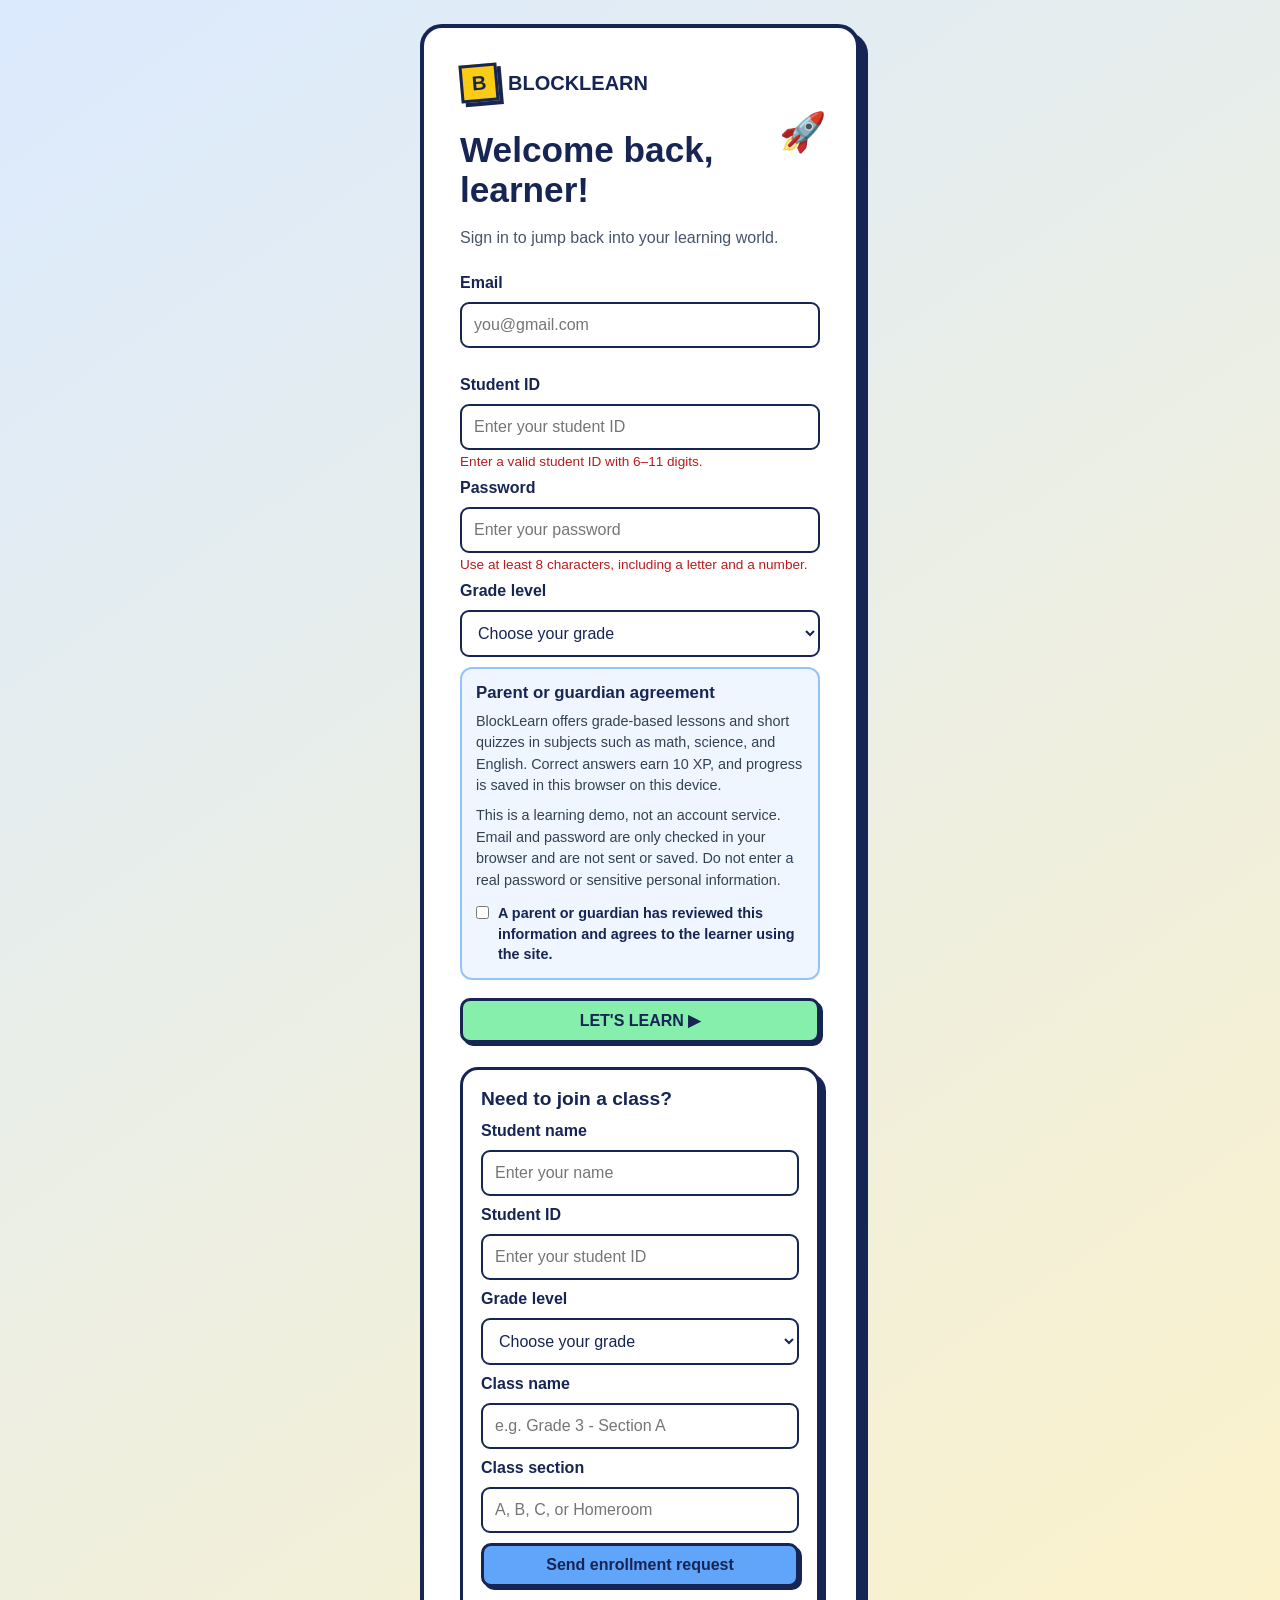
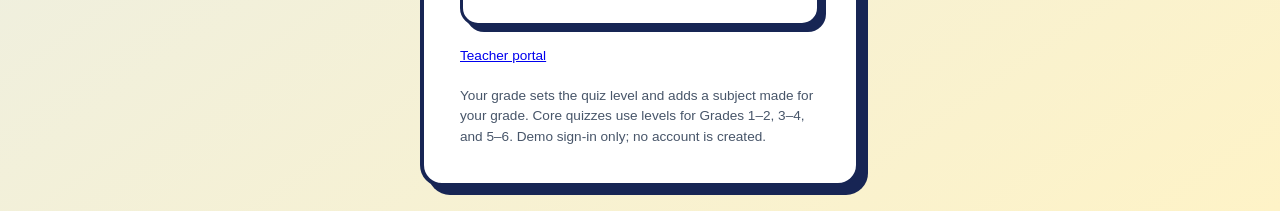
<file: index.html>
<!DOCTYPE html>
<html lang="en">
<head>
<meta charset="UTF-8">
<meta name="viewport" content="width=device-width, initial-scale=1.0">
<title>BlockLearn Academy</title>
<link rel="stylesheet" href="styles.css">
</head>
<body>
<section class="login-page" id="loginPage">
  <div class="login-card">
    <div class="logo"><div class="cube">B</div><span>BLOCKLEARN</span></div>
    <span class="login-emoji" aria-hidden="true">🚀</span>
    <h1>Welcome back, learner!</h1>
    <p>Sign in to jump back into your learning world.</p>
    <form id="loginForm">
      <label for="loginEmail">Email</label>
      <input id="loginEmail" name="email" type="email" autocomplete="username" placeholder="you@gmail.com" aria-describedby="emailFeedback" required>
      <small class="auth-feedback" id="emailFeedback" aria-live="polite"></small>
      <label for="StudentId">Student ID</label>
      <input id="StudentId" name="studentId" type="text" inputmode="numeric" autocomplete="off" placeholder="Enter your student ID" minlength="6" maxlength="11" pattern="[0-9]{6,11}" aria-describedby="idFeedback" required>
      <small class="auth-feedback" id="idFeedback" aria-live="polite">Enter a valid student ID with 6–11 digits.</small>
      <label for="loginPassword">Password</label>
      <input id="loginPassword" name="password" type="password" autocomplete="current-password" placeholder="Enter your password" minlength="8" pattern="(?=.*[A-Za-z])(?=.*[0-9]).{8,}" title="Use at least 8 characters, including a letter and a number." aria-describedby="passwordFeedback" required>
      <small class="auth-feedback" id="passwordFeedback" aria-live="polite">Use at least 8 characters, including a letter and a number.</small>
      <label for="loginGrade">Grade level</label>
      <select id="loginGrade" name="grade" required>
        <option value="" selected disabled>Choose your grade</option>
        <option value="1">Grade 1</option>
        <option value="2">Grade 2</option>
        <option value="3">Grade 3</option>
        <option value="4">Grade 4</option>
        <option value="5">Grade 5</option>
        <option value="6">Grade 6</option>
      </select>
      <section class="parent-agreement" aria-labelledby="parentAgreementTitle">
        <h2 id="parentAgreementTitle">Parent or guardian agreement</h2>
        <p>BlockLearn offers grade-based lessons and short quizzes in subjects such as math, science, and English. Correct answers earn 10 XP, and progress is saved in this browser on this device.</p>
        <p>This is a learning demo, not an account service. Email and password are only checked in your browser and are not sent or saved. Do not enter a real password or sensitive personal information.</p>
        <label class="agreement-check" for="parentAgreement">
          <input id="parentAgreement" name="parentAgreement" type="checkbox" required>
          A parent or guardian has reviewed this information and agrees to the learner using the site.
        </label>
      </section>
      <button class="green login-submit" type="submit">LET'S LEARN ▶</button>
    </form>

    <section class="enrollment-request" aria-labelledby="enrollmentRequestTitle">
      <h2 id="enrollmentRequestTitle">Need to join a class?</h2>
      <form id="enrollmentRequestForm" class="teacher-form">
        <label for="requestStudentName">Student name</label>
        <input id="requestStudentName" name="requestStudentName" type="text" placeholder="Enter your name" required>

        <label for="requestStudentId">Student ID</label>
        <input id="requestStudentId" name="requestStudentId" type="text" inputmode="numeric" placeholder="Enter your student ID" pattern="[0-9]{6,11}" required>

        <label for="requestGrade">Grade level</label>
        <select id="requestGrade" name="requestGrade" required>
          <option value="" selected disabled>Choose your grade</option>
          <option value="1">Grade 1</option>
          <option value="2">Grade 2</option>
          <option value="3">Grade 3</option>
          <option value="4">Grade 4</option>
          <option value="5">Grade 5</option>
          <option value="6">Grade 6</option>
        </select>

        <label for="requestClassName">Class name</label>
        <input id="requestClassName" name="requestClassName" type="text" placeholder="e.g. Grade 3 - Section A" required>

        <label for="requestClassSection">Class section</label>
        <input id="requestClassSection" name="requestClassSection" type="text" placeholder="A, B, C, or Homeroom" required>

        <button class="blue" type="submit">Send enrollment request</button>
        <small class="auth-feedback" id="enrollmentRequestStatus" aria-live="polite"></small>
      </form>
    </section>

    <p class="login-note"><a href="teacher.html">Teacher portal</a></p>
    <p class="login-note">Your grade sets the quiz level and adds a subject made for your grade. Core quizzes use levels for Grades 1–2, 3–4, and 5–6. Demo sign-in only; no account is created.</p>
  </div>
</section>

<div id="appShell" class="hidden">
<header>
  <div class="logo"><div class="cube">B</div><span>BLOCKLEARN</span></div>
  <div class="header-actions">
    <div class="pill" id="gradeBadge">Grade 1</div>
    <div class="pill">⭐ <span id="topPoints">0</span> XP</div>
    <button class="login" id="logoutButton" type="button">Sign out</button>
  </div>
</header>

<main>
    
  <section class="hero">
    <span class="floating f1">⭐</span>
    <span class="floating f2">🧱</span>
    <span class="floating f3">🚀</span>
    <h1>Learn. Play. Level Up!</h1>
    <p>Welcome to your blocky learning world! Explore school subjects, answer quizzes, collect rewards, and become a learning champion.</p>
    <button class="green" onclick="document.getElementById('subjectsTitle').scrollIntoView({behavior:'smooth'})">START LEARNING ▶</button>
    <div class="avatar" aria-label="Animated block character">
      <div class="hair"></div>
      <div class="head"></div>
      <div class="eye e1"></div>
      <div class="eye e2"></div>
      <div class="body"></div>
      <div class="leg l"></div>
      <div class="leg r"></div>
    </div>
  </section>

  <section class="stats">
    <div class="stat"><strong id="lessonsDone">0/6</strong><span>Subjects completed</span></div>
    <div class="stat"><strong id="quizScore">0</strong><span>Correct answers</span></div>
    <div class="stat"><strong id="level">Level 1</strong><span>Learning level</span></div>
  </section>

  <div class="section-title" id="subjectsTitle">
    <h2>🎮 Subjects for Your Grade</h2>
    <span class="pill">Choose a subject to play</span>
  </div>
  <section class="subjects" id="subjects"></section>

  <section class="panel reward-center" aria-labelledby="rewardsTitle">
    <div class="reward-heading">
      <div>
        <p class="reward-eyebrow">YOUR TROPHY CORNER</p>
        <h2 id="rewardsTitle">🏆 Your Rewards</h2>
        <p>Every answer helps you grow. Keep going, superstar!</p>
      </div>
      <span class="reward-mascot" aria-hidden="true">🎉</span>
    </div>
    <div class="reward-celebration" aria-live="polite">
      <span class="reward-star" id="rewardIcon" aria-hidden="true">🌟</span>
      <div>
        <h3 id="rewardHeadline">Your adventure is just beginning!</h3>
        <p id="rewardMessage">Play a subject, earn XP, and collect awesome badges!</p>
      </div>
    </div>
    <div class="level-progress-copy">
      <strong id="rewardLevel">Level 1</strong>
      <span id="levelProgressText">0 / 50 XP to next level</span>
    </div>
    <div class="level-progress-track" role="progressbar" aria-label="Progress to next level" aria-valuemin="0" aria-valuemax="50" aria-valuenow="0">
      <span id="levelProgressBar"></span>
    </div>
    <h3 class="badge-title">✨ Badges you’ve earned</h3>
    <div id="rewards"><span class="reward">🌱 Beginner Learner</span></div>
  </section>
</main>

<footer>BlockLearn Academy · A playful educational demo for elementary learners</footer>
</div>
<script src="script.js"></script>

</body>
</html>
</file>
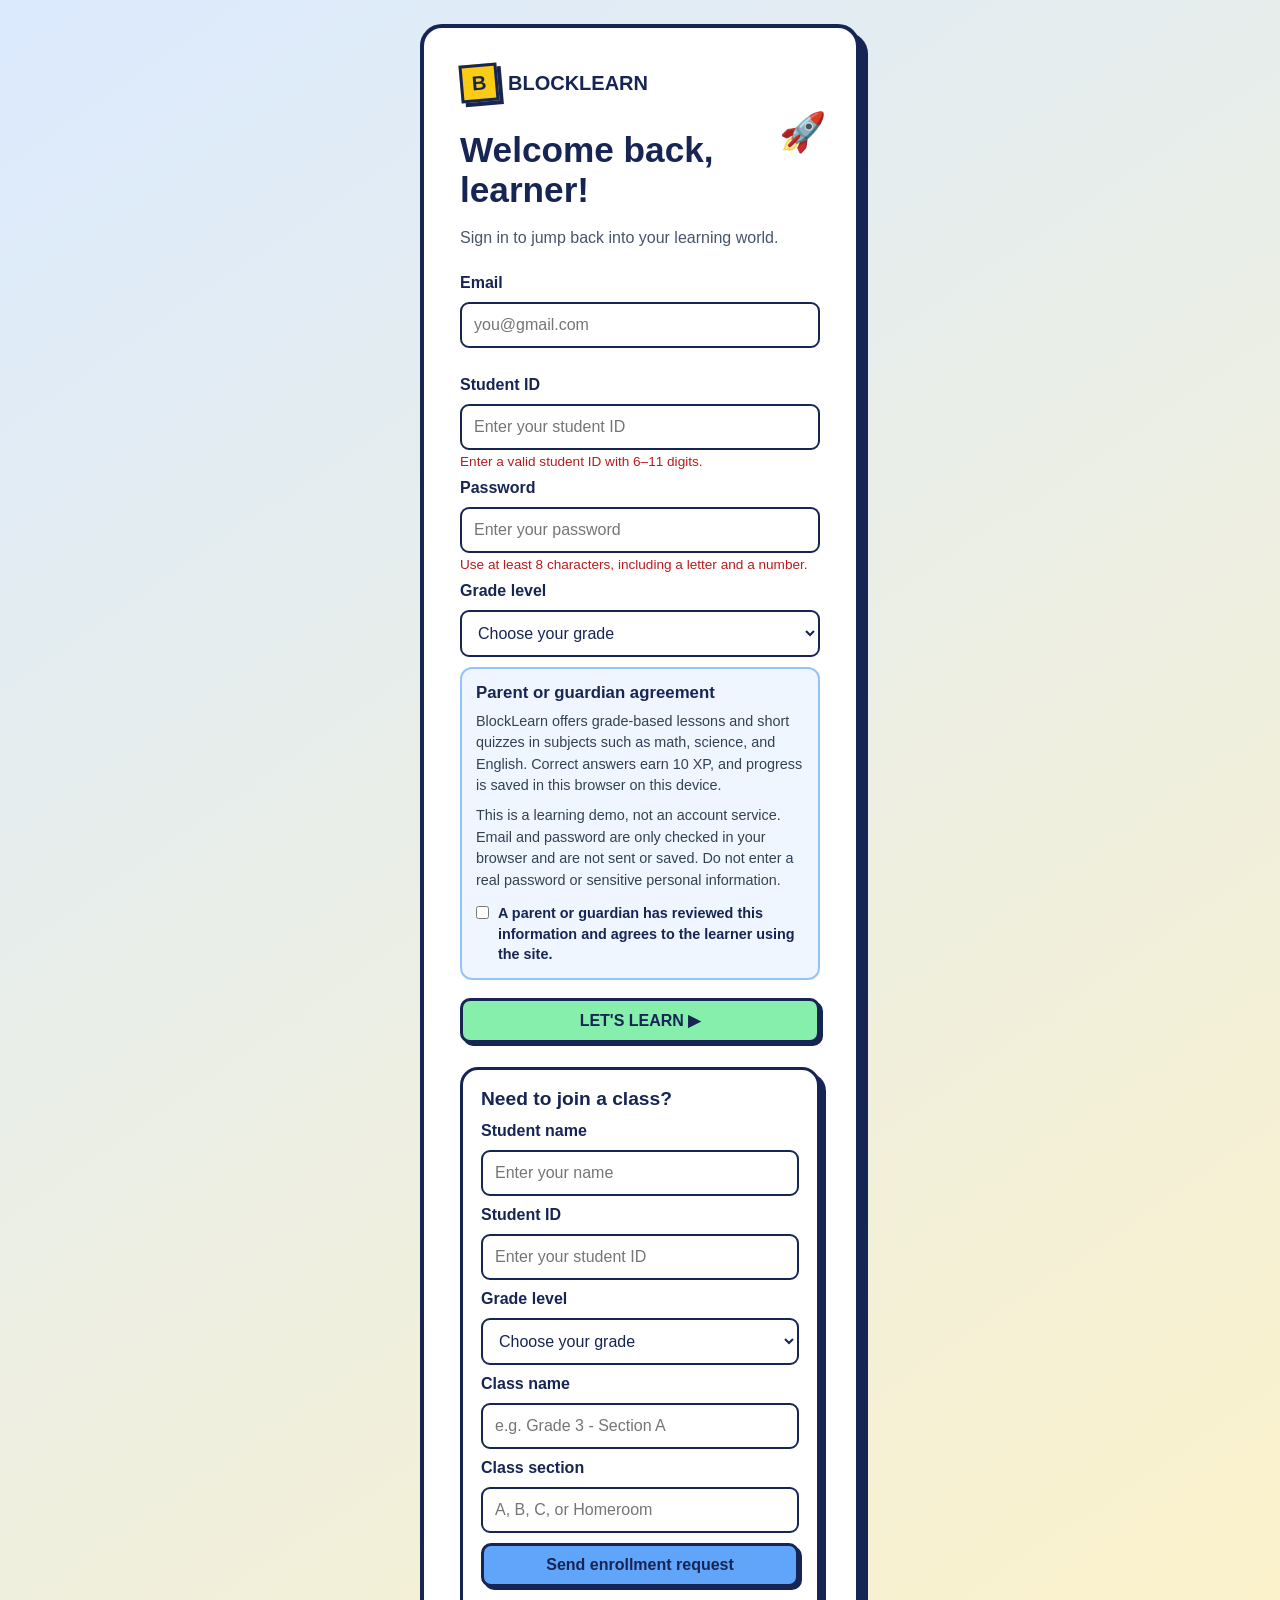
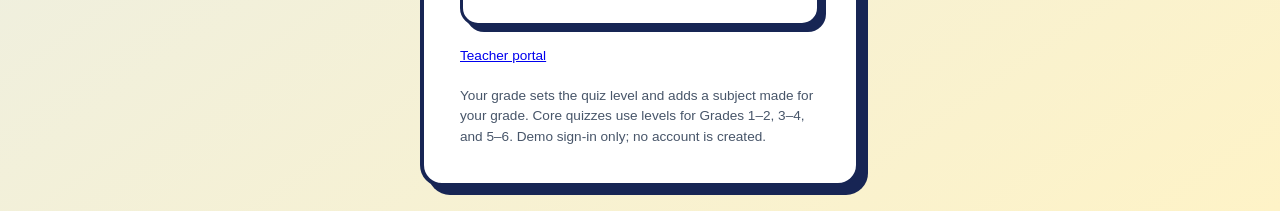
<file: quiz.html>
<!DOCTYPE html>
<html lang="en">
<head>
<meta charset="UTF-8">
<meta name="viewport" content="width=device-width, initial-scale=1.0">
<title>Quiz Adventure · BlockLearn Academy</title>
<link rel="stylesheet" href="styles.css">
</head>
<body class="game-page">
<header>
  <a class="logo brand-link" href="index.html"><span class="cube">B</span><span>BLOCKLEARN</span></a>
  <div class="header-actions">
    <div class="pill" id="gradeBadge">Grade 1</div>
    <div class="pill">⭐ <span id="topPoints">0</span> XP</div>
    <a class="login back-link" href="index.html">← Worlds</a>
  </div>
</header>

<main class="game-main">
  <section class="game-hud">
    <div>
      <p class="game-eyebrow">YOUR NEXT ADVENTURE</p>
      <h1 id="gameTitle">Quiz Adventure</h1>
      <p id="gameDescription">Answer the questions to earn XP!</p>
    </div>
    <div class="level-badge">🗺️ <span id="gameLevel">WORLD 1</span></div>
  </section>

  <section class="game-card lesson-card" id="lessonCard">
    <div class="lesson-progress-row">
      <span>YOUR LESSON</span>
      <span>Learn · Explore · Practice</span>
    </div>
    <div class="lesson-reading">
      <p class="lesson-section-label">LEARNING GOAL</p>
      <p id="gradeLessonText" class="lesson-goal"></p>
      <h2 class="lesson-heading">The big idea</h2>
      <p id="lessonText" class="lesson-copy"></p>
    </div>
    <section class="lesson-media" aria-label="Audio and visual lesson">
      <div class="media-section-heading">
        <div>
          <p class="lesson-section-label">LISTEN TO THE LESSON</p>
          <p class="media-description">Hear the lesson read aloud.</p>
        </div>
        <span class="media-icon" aria-hidden="true">🔊</span>
      </div>
      <div class="media-controls">
        <button class="media-play-button" id="audioPlayButton" type="button">▶ Play audio</button>
        <button class="media-secondary-button" id="audioStopButton" type="button" disabled>■ Stop</button>
      </div>
      <p class="media-status" id="audioStatus" aria-live="polite">Audio is ready when you are.</p>
    </section>
    <section class="lesson-video" aria-label="Animated visual lesson">
      <div class="media-section-heading">
        <div>
          <p class="lesson-section-label">WATCH THE LESSON</p>
          <p class="media-description">Follow a short animated visual recap.</p>
        </div>
        <span class="media-icon" aria-hidden="true">🎬</span>
      </div>
      <div class="video-scene" id="videoScene" aria-live="polite">
        <span class="video-subject" id="videoSubject" aria-hidden="true"></span>
        <p id="videoCaption">Press play to explore the lesson.</p>
      </div>
      <div class="media-controls">
        <button class="media-play-button" id="videoPlayButton" type="button">▶ Play visual lesson</button>
        <button class="media-secondary-button" id="videoStopButton" type="button" disabled>↺ Restart</button>
      </div>
      <p class="media-status" id="videoStatus" aria-live="polite">A short visual recap of this lesson.</p>
    </section>
    <div class="lesson-example" id="lessonExample" hidden aria-live="polite">
      <span class="lesson-example-icon" aria-hidden="true">💡</span>
      <div><strong>Let’s look at an example</strong><p id="lessonExampleText"></p></div>
    </div>
    <button class="lesson-example-button" id="revealExampleButton" type="button">Show me an example</button>
    <button class="green next-game-button" id="beginQuizButton" type="button" disabled>Read the example to continue</button>
  </section>

  <section class="game-card hidden" id="gameCard">
    <div class="game-progress-row">
      <span id="questionCounter">QUESTION 1 / 3</span>
      <span id="progressLabel">0% complete</span>
    </div>
    <div class="game-progress" role="progressbar" aria-label="Quiz progress" aria-valuemin="0" aria-valuemax="100" aria-valuenow="0"><span id="progressBar"></span></div>

    <h2 id="question" class="game-question" tabindex="-1"></h2>
    <div class="choices game-choices" id="choices"></div>
    <div class="feedback game-feedback" id="feedback" aria-live="polite"></div>
    <button class="green next-game-button" id="nextBtn" type="button" disabled>Choose an answer</button>
  </section>

  <section class="game-card game-result hidden" id="resultCard" aria-live="polite">
    <span class="result-trophy" aria-hidden="true">🏆</span>
    <p class="game-eyebrow">ADVENTURE COMPLETE</p>
    <h2 id="resultTitle">World cleared!</h2>
    <p id="resultMessage"></p>
    <a class="game-home-button" href="index.html">Choose another world</a>
  </section>
</main>
<script src="script.js"></script>
</body>
</html>
</file>
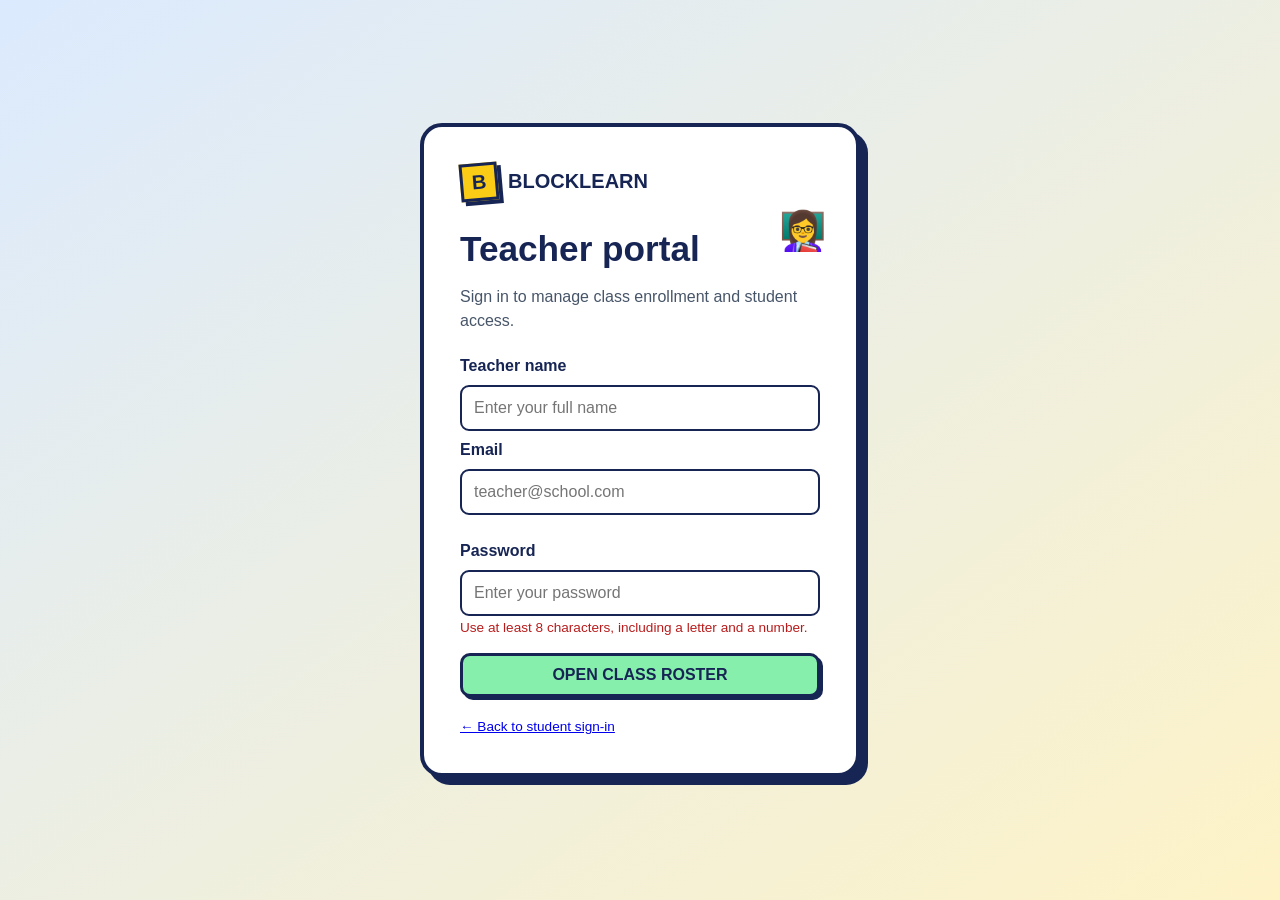
<file: teacher.html>
<!DOCTYPE html>
<html lang="en">
<head>
<meta charset="UTF-8">
<meta name="viewport" content="width=device-width, initial-scale=1.0">
<title>Teacher Portal · BlockLearn Academy</title>
<link rel="stylesheet" href="styles.css">
</head>
<body>
<section class="login-page" id="teacherLoginView">
  <div class="login-card">
    <div class="logo"><div class="cube">B</div><span>BLOCKLEARN</span></div>
    <span class="login-emoji" aria-hidden="true">👩‍🏫</span>
    <h1>Teacher portal</h1>
    <p>Sign in to manage class enrollment and student access.</p>

    <form id="teacherLoginForm">
      <label for="teacherName">Teacher name</label>
      <input id="teacherName" name="teacherName" type="text" placeholder="Enter your full name" autocomplete="name" required>

      <label for="teacherEmail">Email</label>
      <input id="teacherEmail" name="teacherEmail" type="email" autocomplete="username" placeholder="teacher@school.com" aria-describedby="teacherEmailFeedback" required>
      <small class="auth-feedback" id="teacherEmailFeedback" aria-live="polite"></small>

      <label for="teacherPassword">Password</label>
      <input id="teacherPassword" name="teacherPassword" type="password" autocomplete="current-password" placeholder="Enter your password" minlength="8" pattern="(?=.*[A-Za-z])(?=.*[0-9]).{8,}" title="Use at least 8 characters, including a letter and a number." aria-describedby="teacherPasswordFeedback" required>
      <small class="auth-feedback" id="teacherPasswordFeedback" aria-live="polite">Use at least 8 characters, including a letter and a number.</small>

      <button class="green login-submit" type="submit">OPEN CLASS ROSTER</button>
    </form>

    <p class="login-note"><a href="index.html">← Back to student sign-in</a></p>
  </div>
</section>

<div id="teacherDashboard" class="teacher-dashboard hidden">
  <header>
    <div class="logo"><div class="cube">B</div><span>BLOCKLEARN</span></div>
    <div class="header-actions">
      <div class="pill" id="teacherBadge">Teacher dashboard</div>
      <button class="login" id="logoutTeacherButton" type="button">Sign out</button>
    </div>
  </header>

  <main class="teacher-main">
    <section class="panel teacher-welcome">
      <h1>Welcome, <span id="teacherGreeting">Teacher</span></h1>
      <p id="teacherSummary">Enroll your class and keep track of student IDs for this learning demo.</p>
    </section>

    <section class="panel teacher-form-panel">
      <h2>Enroll a class</h2>
      <form id="classEnrollmentForm" class="teacher-form">
        <label for="className">Class name</label>
        <input id="className" name="className" type="text" placeholder="Grade 3 - Section A" required>

        <label for="classGrade">Grade level</label>
        <select id="classGrade" name="classGrade" required>
          <option value="" selected disabled>Choose your grade</option>
          <option value="1">Grade 1</option>
          <option value="2">Grade 2</option>
          <option value="3">Grade 3</option>
          <option value="4">Grade 4</option>
          <option value="5">Grade 5</option>
          <option value="6">Grade 6</option>
        </select>

        <label for="classSection">Class section</label>
        <input id="classSection" name="classSection" type="text" placeholder="A, B, C, or Homeroom" required>

        <label for="studentIds">Student IDs</label>
        <textarea id="studentIds" name="studentIds" rows="5" placeholder="123456&#10;234567&#10;345678" required></textarea>

        <button class="green" type="submit">Save class enrollment</button>
        <small class="auth-feedback" id="enrollmentStatus" aria-live="polite"></small>
      </form>
    </section>

    <section class="panel teacher-classes-panel">
      <h2>Current class enrollments</h2>
      <div id="classList" class="class-list"></div>
    </section>

    <section class="panel teacher-requests-panel">
      <h2>Enrollment requests</h2>
      <div id="requestList" class="request-list"></div>
    </section>
  </main>
</div>

<script src="teacher.js"></script>
</body>
</html>
</file>
<file: styles.css>
:root{--blue:#2563eb;--dark:#172554;
    --yellow:#facc15;
    --green:#22c55e;
    --pink:#f472b6;
    --bg:#eef4ff}
*{box-sizing:border-box}

body{margin:0;
    font-family:Arial,Helvetica,sans-serif;
    background:linear-gradient(180deg,#dbeafe,#f8fafc);
    color:#172554;
    overflow-x:hidden}

header{position:sticky;
    top:0;z-index:5;
    background:#fff;
    border-bottom:4px solid #1d4ed8;
    padding:12px 5%;
    display:flex;
    align-items:center;
    justify-content:space-between;
    gap:12px;
    box-shadow:0 5px 0 #bfdbfe}

.logo{display:flex;
    align-items:center;
    gap:10px;font-weight:900;
    font-size:1.25rem}

.cube{width:38px;
    height:38px;
    background:#facc15;
    border:3px solid #172554;
    box-shadow:4px 4px 0 #172554;
    transform:rotate(-5deg);
    display:grid;
    place-items:center}

.pill{background:#dbeafe;
    border:2px solid #172554;
    border-radius:999px;
    padding:8px 12px;
    font-weight:bold;
    white-space:nowrap}

.login{background:#facc15;
    border:3px solid #172554;
    border-radius:10px;
    padding:8px 12px;
    font-weight:bold;
    box-shadow:3px 3px 0 #172554}

.login-page{min-height:100vh;display:grid;place-items:center;padding:24px;background:linear-gradient(145deg,#dbeafe,#fef3c7)}
.login-card{position:relative;width:min(100%,440px);padding:36px;background:#fff;border:4px solid #172554;border-radius:22px;box-shadow:8px 8px 0 #172554}
.login-card .logo{margin-bottom:28px}
.login-card h1{margin:0 0 8px;font-size:clamp(1.7rem,6vw,2.2rem)}
.login-card>p{color:#475569;line-height:1.5}
.login-emoji{position:absolute;right:30px;top:82px;font-size:38px}
.login-card form{display:grid;gap:10px;margin-top:24px}
.login-card label{font-weight:800}
.login-card input,.login-card select{width:100%;padding:12px;border:2px solid #172554;border-radius:9px;font:inherit;background:#fff;color:#172554}
.login-card input:focus,.login-card select:focus{outline:3px solid #93c5fd;outline-offset:2px}
.auth-feedback{min-height:1em;margin-top:-6px;color:#b91c1c;font-size:.85rem}
.auth-feedback.is-valid{color:#15803d}
.login-card input[aria-invalid="true"]{border-color:#b91c1c}
.parent-agreement{padding:14px;background:#eff6ff;border:2px solid #93c5fd;border-radius:12px}
.parent-agreement h2{margin:0 0 8px;font-size:1.05rem}
.parent-agreement p{margin:8px 0;color:#334155;font-size:.9rem;line-height:1.5}
.login-card .agreement-check{display:flex;align-items:flex-start;gap:9px;margin-top:12px;font-size:.9rem;line-height:1.4}
.login-card .agreement-check input{width:auto;flex:none;margin:3px 0 0;padding:0}
.login-submit{margin-top:8px}
.login-note{margin:20px 0 0;font-size:.85rem}
.header-actions{display:flex;align-items:center;gap:12px}

main{max-width:1150px;margin:auto;padding:22px}
.hero{position:relative;overflow:hidden;background:#2563eb;color:white;border:4px solid #172554;border-radius:22px;padding:30px;box-shadow:8px 8px 0 #172554;min-height:230px}
.hero h1{font-size:clamp(2rem,5vw,3.5rem);margin:0 0 10px;max-width:650px;text-shadow:3px 3px 0 #172554}
.hero p{max-width:540px;line-height:1.6}
.avatar{position:absolute;right:8%;bottom:0;width:110px;height:160px;animation:bob 2.3s ease-in-out infinite}
.avatar .head{position:absolute;top:0;left:20px;width:70px;height:65px;background:#f4c7a1;border:4px solid #172554;border-radius:8px}
.avatar .hair{position:absolute;top:-5px;left:16px;width:78px;height:22px;background:#7c2d12;border:4px solid #172554;border-radius:7px}
.avatar .body{position:absolute;top:68px;left:13px;width:84px;height:58px;background:#facc15;border:4px solid #172554;border-radius:8px}
.avatar .leg{position:absolute;top:122px;width:32px;height:38px;background:#1e293b;border:4px solid #172554}
.avatar .leg.l{left:20px}
.avatar .leg.r{right:20px}
.avatar .eye{position:absolute;top:28px;width:7px;height:10px;background:#172554;border-radius:2px}
.avatar .eye.e1{left:38px}
.avatar .eye.e2{left:64px}
.floating{position:absolute;font-size:32px;animation:float 3s ease-in-out infinite}
.f1{right:28%;top:20px}
.f2{right:7%;top:35px;animation-delay:.8s}
.f3{right:35%;bottom:25px;animation-delay:1.4s}
@keyframes bob{0%,100%{transform:translateY(0) rotate(2deg)}50%{transform:translateY(-12px) rotate(-2deg)}}
@keyframes float{0%,100%{transform:translateY(0) rotate(-8deg)}50%{transform:translateY(-16px) rotate(10deg)}}
.stats{display:grid;grid-template-columns:repeat(3,1fr);gap:14px;margin:24px 0}
.stat,.panel,.subject{background:white;border:3px solid #172554;border-radius:16px;box-shadow:4px 4px 0 #172554;padding:16px}
.stat strong{font-size:1.5rem;display:block}
.stat span{font-size:.9rem;color:#475569}
.section-title{display:flex;justify-content:space-between;align-items:center;gap:12px;flex-wrap:wrap;margin:26px 0 14px}
.subjects{display:grid;grid-template-columns:repeat(auto-fit,minmax(205px,1fr));gap:16px}
.subject{cursor:pointer;transition:transform .18s,box-shadow .18s;position:relative;overflow:hidden}
.subject:hover{transform:translateY(-5px);box-shadow:7px 9px 0 #172554}
.world-link{display:block;color:inherit;text-decoration:none}
.world-link:focus-visible{outline:4px solid #2563eb;outline-offset:4px}
.subject .emoji{font-size:42px;display:block;margin-bottom:8px}
.subject h3{margin:5px 0}
.subject p{color:#475569;font-size:.9rem;min-height:38px}
.bar{height:12px;background:#dbeafe;border:2px solid #172554;border-radius:99px;overflow:hidden}
.bar span{display:block;height:100%;width:0;background:#22c55e;transition:width .4s}
button{font:inherit;font-weight:800;border:3px solid #172554;border-radius:10px;padding:10px 14px;background:#facc15;color:#172554;cursor:pointer;box-shadow:3px 3px 0 #172554;transition:transform .12s}
button:hover{transform:translateY(-2px)}
button:active{transform:translate(2px,2px);box-shadow:1px 1px 0 #172554}
.blue{background:#60a5fa}
.green{background:#86efac}
.white{background:#fff}
.panel{margin-top:22px}
.lesson-content{line-height:1.65}
.choices{display:grid;grid-template-columns:repeat(auto-fit,minmax(130px,1fr));gap:10px;margin:14px 0}
.choices button{background:#eff6ff}
.choices button.correct{background:#86efac}
.choices button.wrong{background:#fda4af}
.feedback{font-weight:bold;min-height:24px;margin:12px 0}
.hidden{display:none}
.reward{display:inline-block;background:#fef3c7;border:2px solid #92400e;border-radius:9px;padding:6px 10px;margin:5px;font-weight:bold}
.reward-center{position:relative;overflow:hidden;background:linear-gradient(135deg,#fff7cc,#fff 52%,#ffe4f2);padding:clamp(20px,4vw,32px)}
.reward-heading{display:flex;align-items:center;justify-content:space-between;gap:16px}
.reward-heading h2{margin:4px 0}
.reward-heading p{margin:6px 0;color:#475569}
.reward-eyebrow{font-size:.75rem;font-weight:900;letter-spacing:.14em;color:#7c3aed!important}
.reward-mascot{font-size:clamp(2.5rem,8vw,4.5rem);animation:celebrate 1.8s ease-in-out infinite}
.reward-celebration{display:flex;align-items:center;gap:18px;margin:20px 0;padding:16px;background:#fff;border:3px solid #172554;border-radius:16px;box-shadow:4px 4px 0 #172554}
.reward-star{display:grid;place-items:center;flex:none;width:64px;height:64px;background:#facc15;border:3px solid #172554;border-radius:18px;font-size:2rem;box-shadow:3px 3px 0 #172554}
.reward-celebration h3{margin:0 0 6px;font-size:1.15rem}
.reward-celebration p{margin:0;color:#475569;line-height:1.45}
.level-progress-copy{display:flex;justify-content:space-between;gap:12px;flex-wrap:wrap;margin:18px 0 8px}
.level-progress-copy strong{font-size:1.1rem}
.level-progress-copy span{color:#475569;font-weight:bold}
.level-progress-track{height:20px;overflow:hidden;background:#dbeafe;border:2px solid #172554;border-radius:99px}
.level-progress-track span{display:block;width:0;height:100%;background:linear-gradient(90deg,#22c55e,#a3e635);border-radius:99px;transition:width .5s ease}
.badge-title{margin:22px 0 8px}
@keyframes celebrate{0%,100%{transform:rotate(-8deg) scale(1)}50%{transform:rotate(8deg) scale(1.12)}}
@media(prefers-reduced-motion:reduce){.reward-mascot,.video-scene.is-playing .video-subject,.video-scene.is-playing p{animation:none}.level-progress-track span{transition:none}}
footer{text-align:center;padding:25px;color:#475569}

.game-page{min-height:100vh;background:radial-gradient(ellipse at top,#dbeafe 0,#e0e7ff 45%,#f8fafc 100%)}
.brand-link{color:inherit;text-decoration:none}
.back-link{display:inline-block;color:inherit;text-decoration:none}
.game-main{max-width:900px;margin:36px auto;padding:0 22px 50px}
.game-hud{display:flex;align-items:center;justify-content:space-between;gap:18px;margin-bottom:22px;padding:26px 30px;background:#2563eb;color:#fff;border:4px solid #172554;border-radius:22px;box-shadow:7px 7px 0 #172554}
.game-hud h1{margin:0;font-size:clamp(1.8rem,5vw,2.7rem);text-shadow:3px 3px 0 #172554}
.game-hud p{margin:8px 0 0}
.game-eyebrow{font-size:.75rem;font-weight:900;letter-spacing:.13em}
.game-hud .game-eyebrow{color:#fde68a}
.level-badge{flex:none;padding:12px;background:#facc15;color:#172554;border:3px solid #172554;border-radius:12px;font-weight:900;box-shadow:3px 3px 0 #172554}
.game-card{padding:clamp(20px,5vw,38px);background:#fff;border:4px solid #172554;border-radius:22px;box-shadow:7px 7px 0 #172554}
.game-progress-row{display:flex;justify-content:space-between;gap:12px;margin-bottom:10px;font-size:.8rem;font-weight:900;letter-spacing:.06em}
.game-progress{height:16px;margin-bottom:24px;background:#dbeafe;border:2px solid #172554;border-radius:99px;overflow:hidden}
.game-progress span{display:block;width:0;height:100%;background:#22c55e;transition:width .25s ease}
.lesson-box{display:flex;gap:14px;align-items:flex-start;padding:16px;background:#fef3c7;border:2px solid #172554;border-radius:14px}
.lesson-icon{font-size:1.6rem}
.lesson-box p{margin:5px 0 0;line-height:1.5}
.lesson-progress-row{display:flex;justify-content:space-between;gap:12px;flex-wrap:wrap;margin-bottom:18px;color:#475569;font-size:.8rem;font-weight:900;letter-spacing:.06em}
.lesson-reading{padding:clamp(20px,4vw,32px);background:#eff6ff;border-left:6px solid #2563eb;border-radius:12px}
.lesson-section-label{margin:0 0 8px;color:#1d4ed8;font-size:.75rem;font-weight:900;letter-spacing:.12em}
.lesson-goal{margin:0;color:#334155;line-height:1.6}
.lesson-heading{margin:26px 0 8px;font-size:1.35rem}
.lesson-copy{margin:0;font-size:1.1rem;line-height:1.7}
.lesson-example{display:flex;gap:14px;align-items:flex-start;margin-top:20px;padding:18px;background:#fef3c7;border:2px solid #facc15;border-radius:14px}
.lesson-example[hidden]{display:none}
.lesson-example-icon{font-size:1.6rem}
.lesson-example p{margin:5px 0 0;color:#334155;line-height:1.6}
.lesson-example-button{margin-top:20px;background:#fff}
.lesson-media,.lesson-video{margin-top:22px;padding:20px;background:#fff;border:2px solid #bfdbfe;border-radius:16px}
.media-section-heading{display:flex;align-items:center;justify-content:space-between;gap:12px}
.media-section-heading .lesson-section-label{margin-bottom:4px}
.media-description{margin:0;color:#475569;line-height:1.5}
.media-icon{font-size:1.7rem}
.media-controls{display:flex;gap:10px;flex-wrap:wrap;margin-top:16px}
.media-play-button{background:#86efac}
.media-secondary-button{background:#eff6ff}
.media-status{min-height:1.4em;margin:12px 0 0;color:#475569;font-size:.9rem}
.video-scene{position:relative;display:grid;place-items:center;gap:10px;min-height:190px;margin-top:16px;padding:22px;overflow:hidden;background:linear-gradient(145deg,#dbeafe,#ede9fe 55%,#fef3c7);border:2px solid #172554;border-radius:14px;text-align:center}
.video-scene::before,.video-scene::after{position:absolute;content:"";width:68px;height:68px;border:3px solid #fff9;border-radius:50%}
.video-scene::before{top:-22px;left:12%;background:#facc1580}
.video-scene::after{right:12%;bottom:-32px;background:#60a5fa70}
.video-subject{z-index:1;font-size:3.5rem}
.video-scene.is-playing .video-subject{animation:lesson-float 1.4s ease-in-out infinite}
.video-scene p{z-index:1;max-width:560px;margin:0;color:#172554;font-size:1rem;font-weight:700;line-height:1.55}
.video-scene.is-playing p{animation:lesson-caption .35s ease-out}
@keyframes lesson-float{0%,100%{transform:translateY(0) rotate(-5deg)}50%{transform:translateY(-8px) rotate(5deg)}}
@keyframes lesson-caption{from{opacity:.35;transform:translateY(5px)}to{opacity:1;transform:translateY(0)}}
.game-page button:focus-visible{outline:4px solid #2563eb;outline-offset:3px}
.game-question{margin:26px 0 16px;font-size:clamp(1.3rem,4vw,1.8rem)}
.game-choices{grid-template-columns:1fr}
.game-choices .answer-choice{display:flex;align-items:center;gap:14px;min-height:58px;text-align:left;background:#eff6ff}
.choice-key{display:grid;place-items:center;flex:none;width:30px;height:30px;background:#dbeafe;border:2px solid #172554;border-radius:8px}
.game-choices .answer-choice:hover:not(:disabled){background:#bfdbfe}
.game-choices .answer-choice.correct{background:#86efac}
.game-choices .answer-choice.wrong{background:#fda4af}
.game-feedback{min-height:28px;font-size:1.05rem}
.next-game-button{width:100%;margin-top:8px}
button:disabled{cursor:not-allowed;opacity:.65;transform:none}
.game-result{text-align:center}
.game-result .game-eyebrow{color:#1d4ed8}
.result-trophy{font-size:4rem}
.game-home-button{display:inline-block;margin-top:12px;padding:12px 18px;background:#86efac;color:#172554;border:3px solid #172554;border-radius:10px;box-shadow:3px 3px 0 #172554;font-weight:900;text-decoration:none}
.teacher-dashboard{min-height:100vh;background:linear-gradient(145deg,#dbeafe,#fef3c7)}
.teacher-main{max-width:1100px;margin:0 auto;padding:24px;display:grid;gap:20px}
.teacher-form{display:grid;gap:10px}
.teacher-form textarea{width:100%;padding:12px;border:2px solid #172554;border-radius:9px;font:inherit;background:#fff;color:#172554;resize:vertical;min-height:120px}
.teacher-form textarea:focus{outline:3px solid #93c5fd;outline-offset:2px}
.teacher-welcome h1{margin:0 0 8px;font-size:clamp(1.8rem,5vw,2.6rem)}
.teacher-welcome p{margin:0;color:#475569;line-height:1.5}
.class-list,.request-list{display:grid;gap:14px}
.class-item{padding:16px;border:3px solid #172554;border-radius:16px;background:#fff;box-shadow:4px 4px 0 #172554}
.class-item-header{display:flex;align-items:center;justify-content:space-between;gap:12px;flex-wrap:wrap;margin-bottom:8px}
.class-item h3{margin:0}
.class-item p{margin:6px 0;color:#334155}
.student-ids{word-break:break-word}
.request-actions{display:flex;gap:10px;flex-wrap:wrap;margin-top:12px}
.empty-state{margin:0;padding:14px;border:2px dashed #64748b;border-radius:12px;background:#eff6ff;color:#475569}
.enrollment-request{margin-top:24px;padding:18px;background:#fff;border:3px solid #172554;border-radius:18px;box-shadow:6px 6px 0 #172554}
.enrollment-request h2{margin:0 0 12px;font-size:1.2rem}
.enrollment-request .teacher-form{margin-top:8px}

@media(max-width:600px){
 header{padding:10px 4%}
 .logo{font-size:1rem}
 .header-actions{gap:6px}
 .header-actions .pill{padding:7px 8px;font-size:.8rem}
 .login{padding:7px 9px}
 .login-card{padding:28px 22px}
 .hero{padding:22px 18px}
 .hero p{max-width:75%}
 .avatar{right:-12px;transform:scale(.75);transform-origin:bottom right}
 .stats{gap:8px}
 .stat{padding:12px 8px}
 .stat strong{font-size:1.2rem}
 .stat span{font-size:.75rem}
 .game-main{margin-top:22px;padding-right:16px;padding-left:16px}
 .game-hud{align-items:flex-start;padding:20px;flex-direction:column}
 .game-hud .level-badge{align-self:flex-end}
}
</file>
